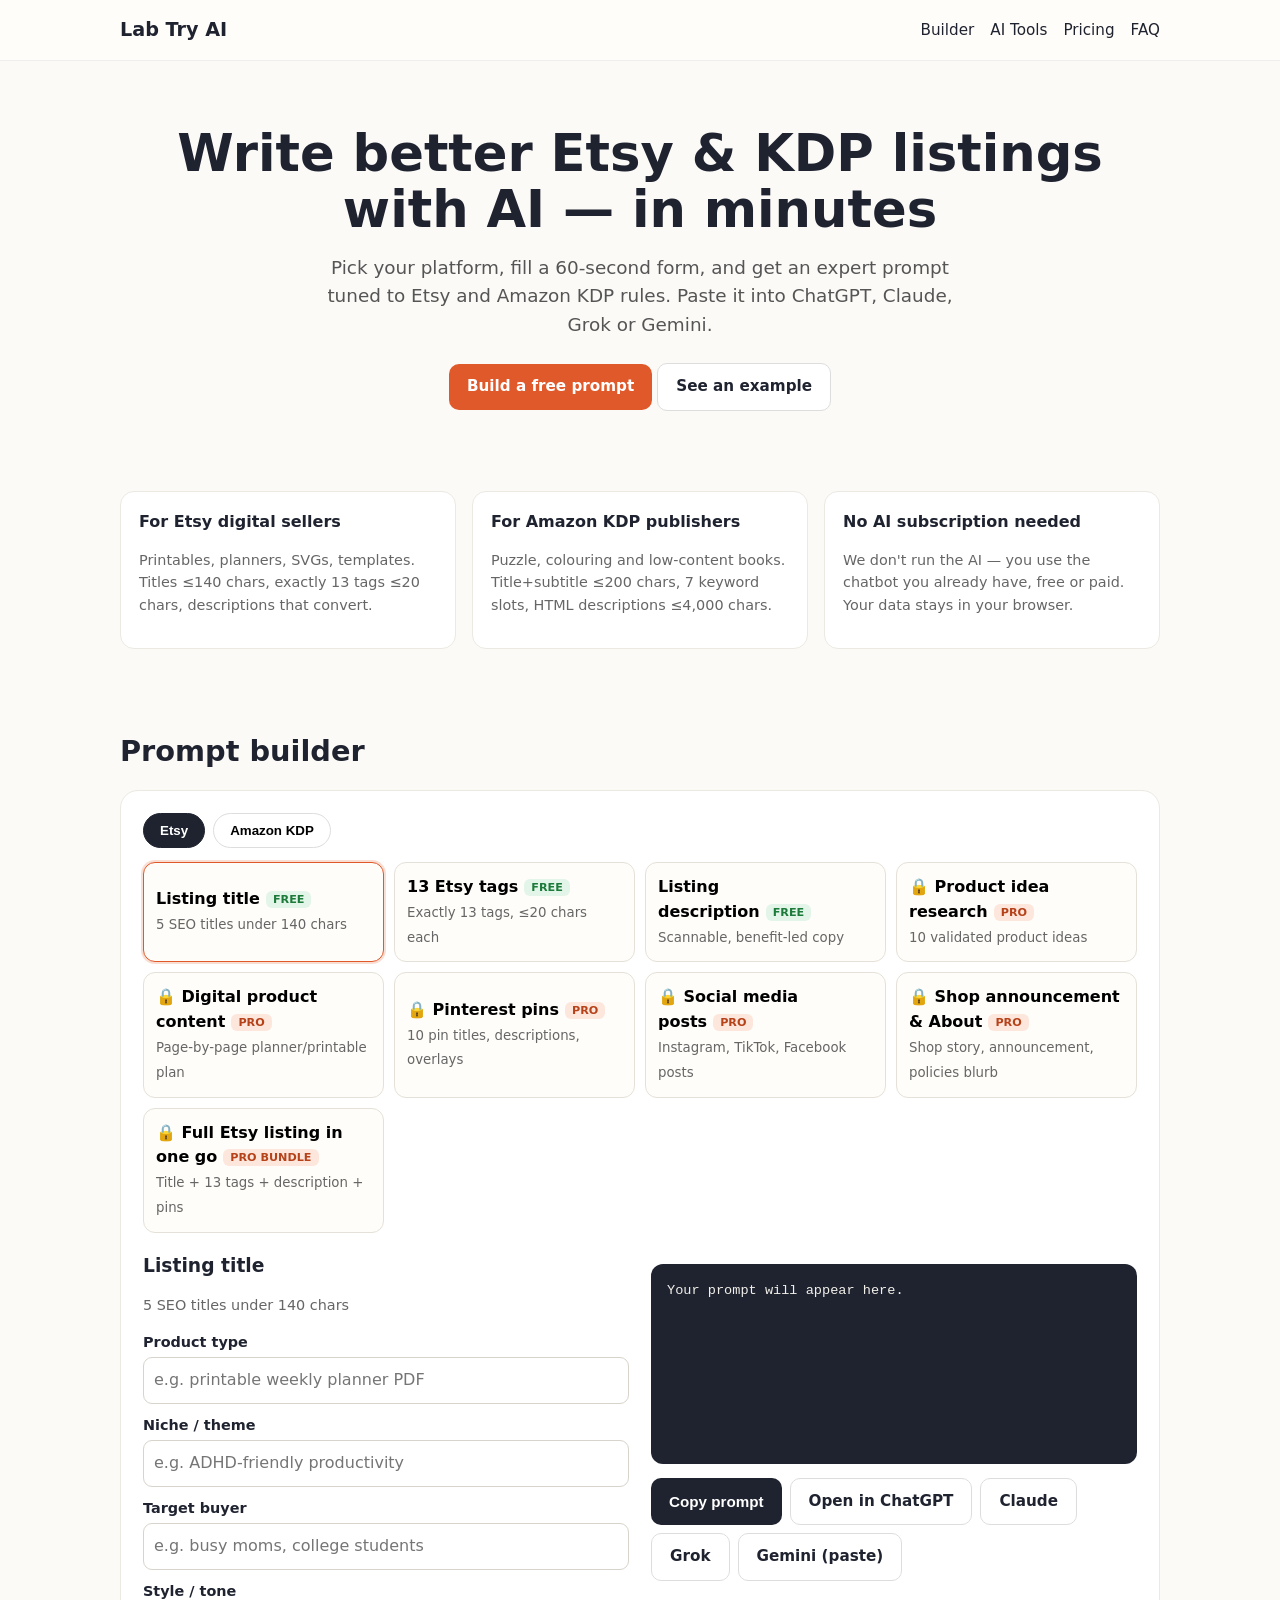
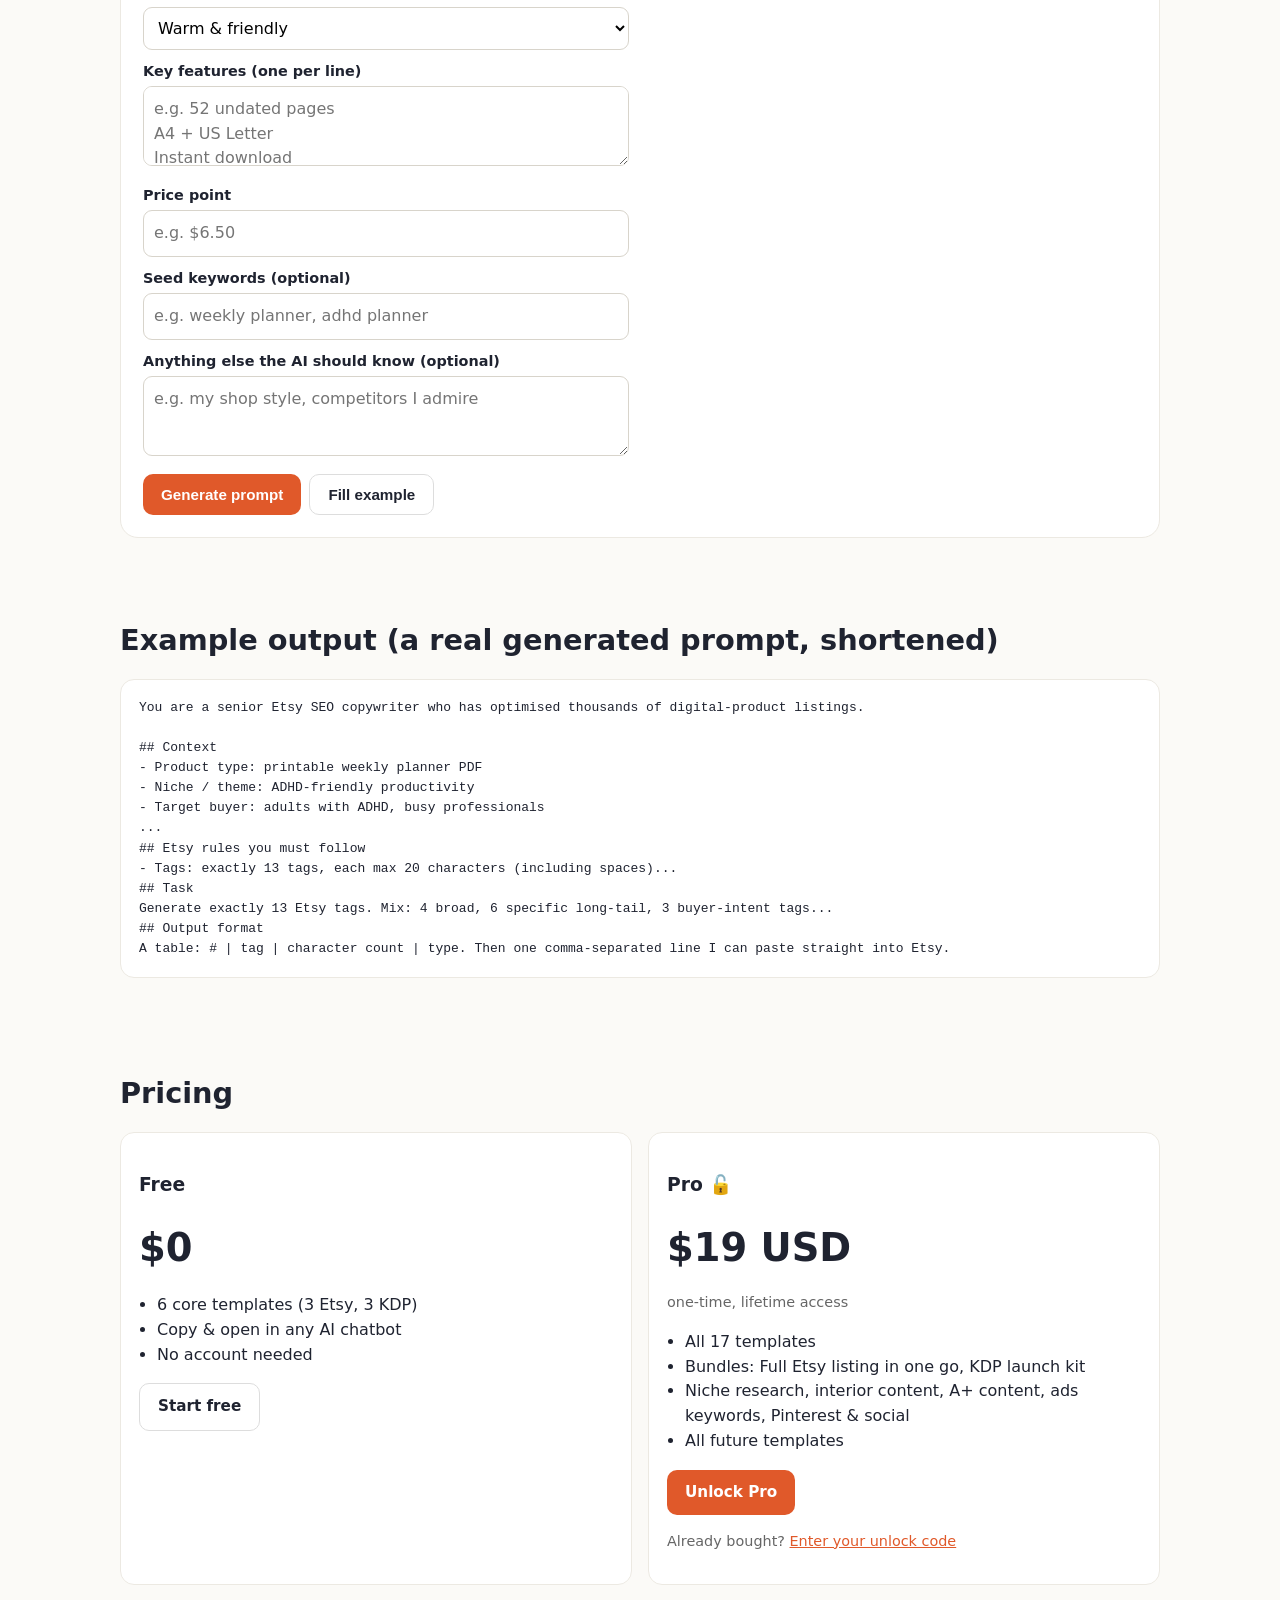
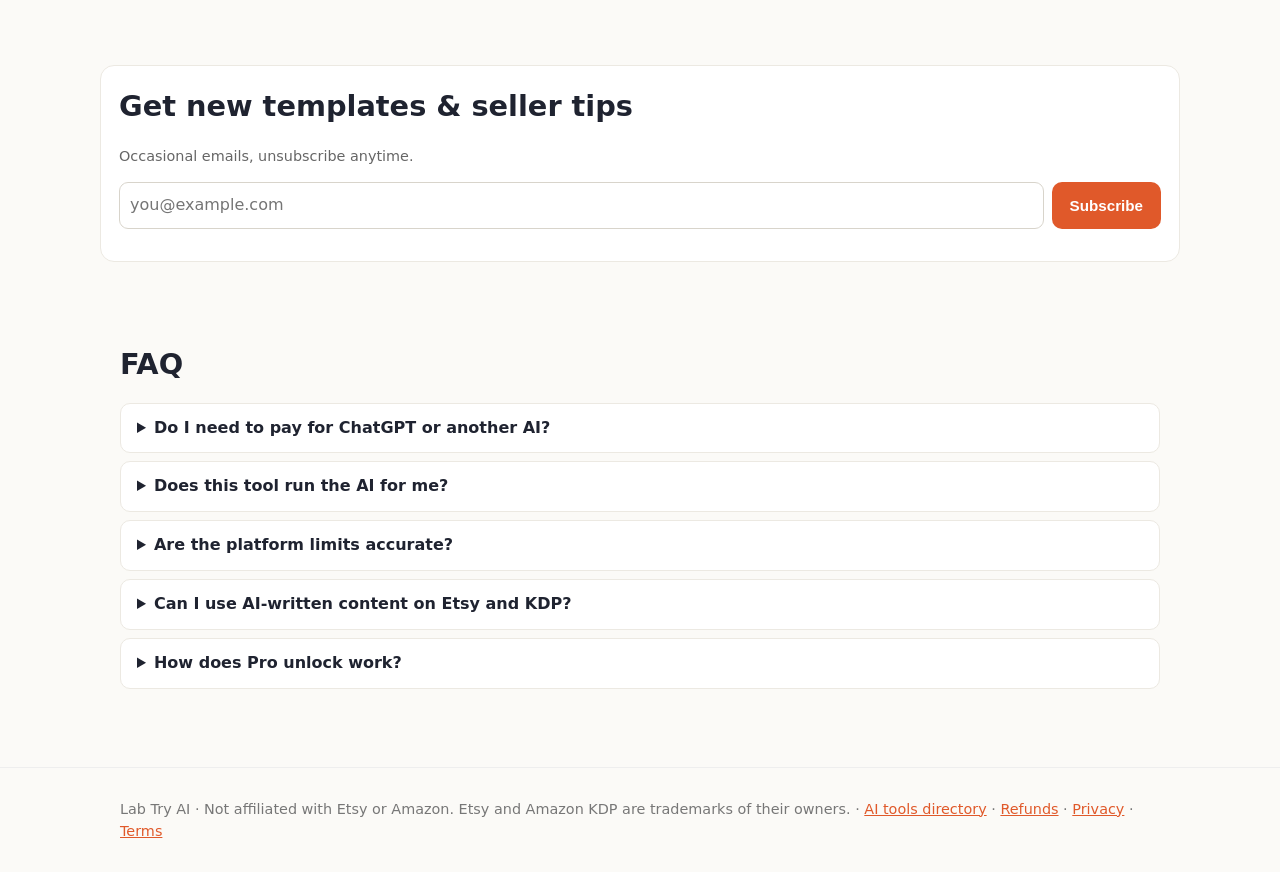
<file: index.html>
<!doctype html><html lang="en"><head><meta charset="utf-8"><meta name="viewport" content="width=device-width,initial-scale=1">
<title>Lab Try AI — AI Prompt Builder for Etsy & Amazon KDP Sellers</title>
<meta name="description" content="Build expert AI prompts for Etsy listing titles, 13 tags, descriptions and Amazon KDP titles, keywords and book descriptions. Tuned to platform limits. Works with ChatGPT, Claude, Grok and Gemini.">
<meta property="og:title" content="Lab Try AI — AI Prompt Builder for Etsy & KDP Sellers"><meta property="og:description" content="Fill a short form, get a polished prompt tuned to Etsy and KDP rules. Paste into any AI chatbot."><meta property="og:type" content="website"><meta property="og:url" content="https://labtryai.com/"><meta property="og:image" content="https://labtryai.com/og.png"><meta name="twitter:card" content="summary_large_image">
<link rel="canonical" href="https://labtryai.com/"><link rel="icon" href="favicon.svg"><link rel="stylesheet" href="styles.css">
<script src="config.js"></script><script src="templates.js"></script></head><body>
<header><div class="wrap"><nav><a class="logo" href="index.html" data-brand>Lab Try AI</a><div class="links"><a href="#builder">Builder</a><a href="tools.html">AI Tools</a><a class="hide-m" href="#pricing">Pricing</a><a class="hide-m" href="#faq">FAQ</a></div></nav></div></header>
<main>
<section class="hero"><div class="wrap"><h1>Write better Etsy & KDP listings with AI — in minutes</h1>
<p>Pick your platform, fill a 60-second form, and get an expert prompt tuned to Etsy and Amazon KDP rules. Paste it into ChatGPT, Claude, Grok or Gemini.</p>
<a class="btn btn-p" href="#builder">Build a free prompt</a> <a class="btn btn-s" href="#example">See an example</a></div></section>
<section><div class="wrap grid">
<div class="card"><b>For Etsy digital sellers</b><p class="muted">Printables, planners, SVGs, templates. Titles ≤140 chars, exactly 13 tags ≤20 chars, descriptions that convert.</p></div>
<div class="card"><b>For Amazon KDP publishers</b><p class="muted">Puzzle, colouring and low-content books. Title+subtitle ≤200 chars, 7 keyword slots, HTML descriptions ≤4,000 chars.</p></div>
<div class="card"><b>No AI subscription needed</b><p class="muted">We don't run the AI — you use the chatbot you already have, free or paid. Your data stays in your browser.</p></div>
</div></section>
<section id="builder"><div class="wrap"><h2>Prompt builder</h2><div class="builder">
<div class="steps" id="plat"><button class="pill on" data-p="etsy">Etsy</button><button class="pill" data-p="kdp">Amazon KDP</button></div>
<div class="tpls" id="tpls"></div>
<div class="cols"><div><h3 id="tname" style="margin:0"></h3><p class="muted" id="tdesc"></p><form id="form"></form>
<div class="actions"><button class="btn btn-p" id="gen" type="button">Generate prompt</button><button class="btn btn-s" id="ex" type="button">Fill example</button></div></div>
<div><div id="outwrap"><pre id="out">Your prompt will appear here.</pre>
<div class="actions"><button class="btn btn-d" id="copy">Copy prompt</button><a class="btn btn-s" id="o-gpt" target="_blank" rel="noopener">Open in ChatGPT</a><a class="btn btn-s" id="o-claude" target="_blank" rel="noopener">Claude</a><a class="btn btn-s" id="o-grok" target="_blank" rel="noopener">Grok</a><a class="btn btn-s" href="https://gemini.google.com/app" target="_blank" rel="noopener" id="o-gem">Gemini (paste)</a></div>
<p class="muted" id="count"></p></div></div></div></div></div></section>
<section id="example"><div class="wrap"><h2>Example output (a real generated prompt, shortened)</h2><pre style="white-space:pre-wrap" class="card">You are a senior Etsy SEO copywriter who has optimised thousands of digital-product listings.

## Context
- Product type: printable weekly planner PDF
- Niche / theme: ADHD-friendly productivity
- Target buyer: adults with ADHD, busy professionals
...
## Etsy rules you must follow
- Tags: exactly 13 tags, each max 20 characters (including spaces)...
## Task
Generate exactly 13 Etsy tags. Mix: 4 broad, 6 specific long-tail, 3 buyer-intent tags...
## Output format
A table: # | tag | character count | type. Then one comma-separated line I can paste straight into Etsy.</pre></div></section>
<section id="pricing" class="pricing"><div class="wrap"><h2>Pricing</h2><div class="grid">
<div class="card"><h3>Free</h3><div class="price">$0</div><ul><li>6 core templates (3 Etsy, 3 KDP)</li><li>Copy & open in any AI chatbot</li><li>No account needed</li></ul><a class="btn btn-s" href="#builder">Start free</a></div>
<div class="card"><h3>Pro 🔓</h3><div class="price" data-price>$19 USD</div><p class="muted" data-pricenote>one-time</p><ul><li>All 17 templates</li><li>Bundles: Full Etsy listing in one go, KDP launch kit</li><li>Niche research, interior content, A+ content, ads keywords, Pinterest & social</li><li>All future templates</li></ul>
<a class="btn btn-p" data-pay target="_blank" rel="noopener">Unlock Pro</a><p class="muted">Already bought? <a href="#" id="havecode">Enter your unlock code</a></p></div></div></div></section>
<section><div class="wrap card"><h2>Get new templates & seller tips</h2><p class="muted">Occasional emails, unsubscribe anytime.</p><form id="email" style="display:flex;gap:8px;flex-wrap:wrap"><input type="email" required placeholder="you@example.com" style="flex:1;min-width:200px"><button class="btn btn-p">Subscribe</button></form><p class="muted" id="emailmsg"></p></div></section>
<section id="faq"><div class="wrap"><h2>FAQ</h2>
<details><summary>Do I need to pay for ChatGPT or another AI?</summary><p>No. The prompts work with free tiers of ChatGPT, Claude, Grok and Gemini. Paid tiers usually give longer, better answers.</p></details>
<details><summary>Does this tool run the AI for me?</summary><p>No — it builds the prompt. You paste it into your AI of choice. That keeps it fast, private and cheap.</p></details>
<details><summary>Are the platform limits accurate?</summary><p>Prompts follow Etsy's 140-character titles and 13 tags of up to 20 characters, and KDP's 200-character title+subtitle, 7 keyword slots (50 characters each) and 4,000-character description limit. Always double-check AI output before publishing — AI can miscount.</p></details>
<details><summary>Can I use AI-written content on Etsy and KDP?</summary><p>Both allow it with conditions: KDP asks you to disclose AI-generated content when publishing, and Etsy requires you to be transparent about how items are made. Check each platform's current policy.</p></details>
<details><summary>How does Pro unlock work?</summary><p>After paying, your receipt includes a licence key. Click “Enter your unlock code”, paste it, and Pro templates unlock in this browser. Refunds within 14 days, no questions asked — see the <a href="refund.html">refund policy</a>.</p></details>
</div></section></main>
<footer><div class="wrap"><span data-brand>Lab Try AI</span> · Not affiliated with Etsy or Amazon. Etsy and Amazon KDP are trademarks of their owners. · <a href="tools.html">AI tools directory</a> · <a href="refund.html">Refunds</a> · <a href="privacy.html">Privacy</a> · <a href="terms.html">Terms</a></div></footer>
<div class="toast" id="toast"></div><script src="app.js"></script></body></html>
</file>
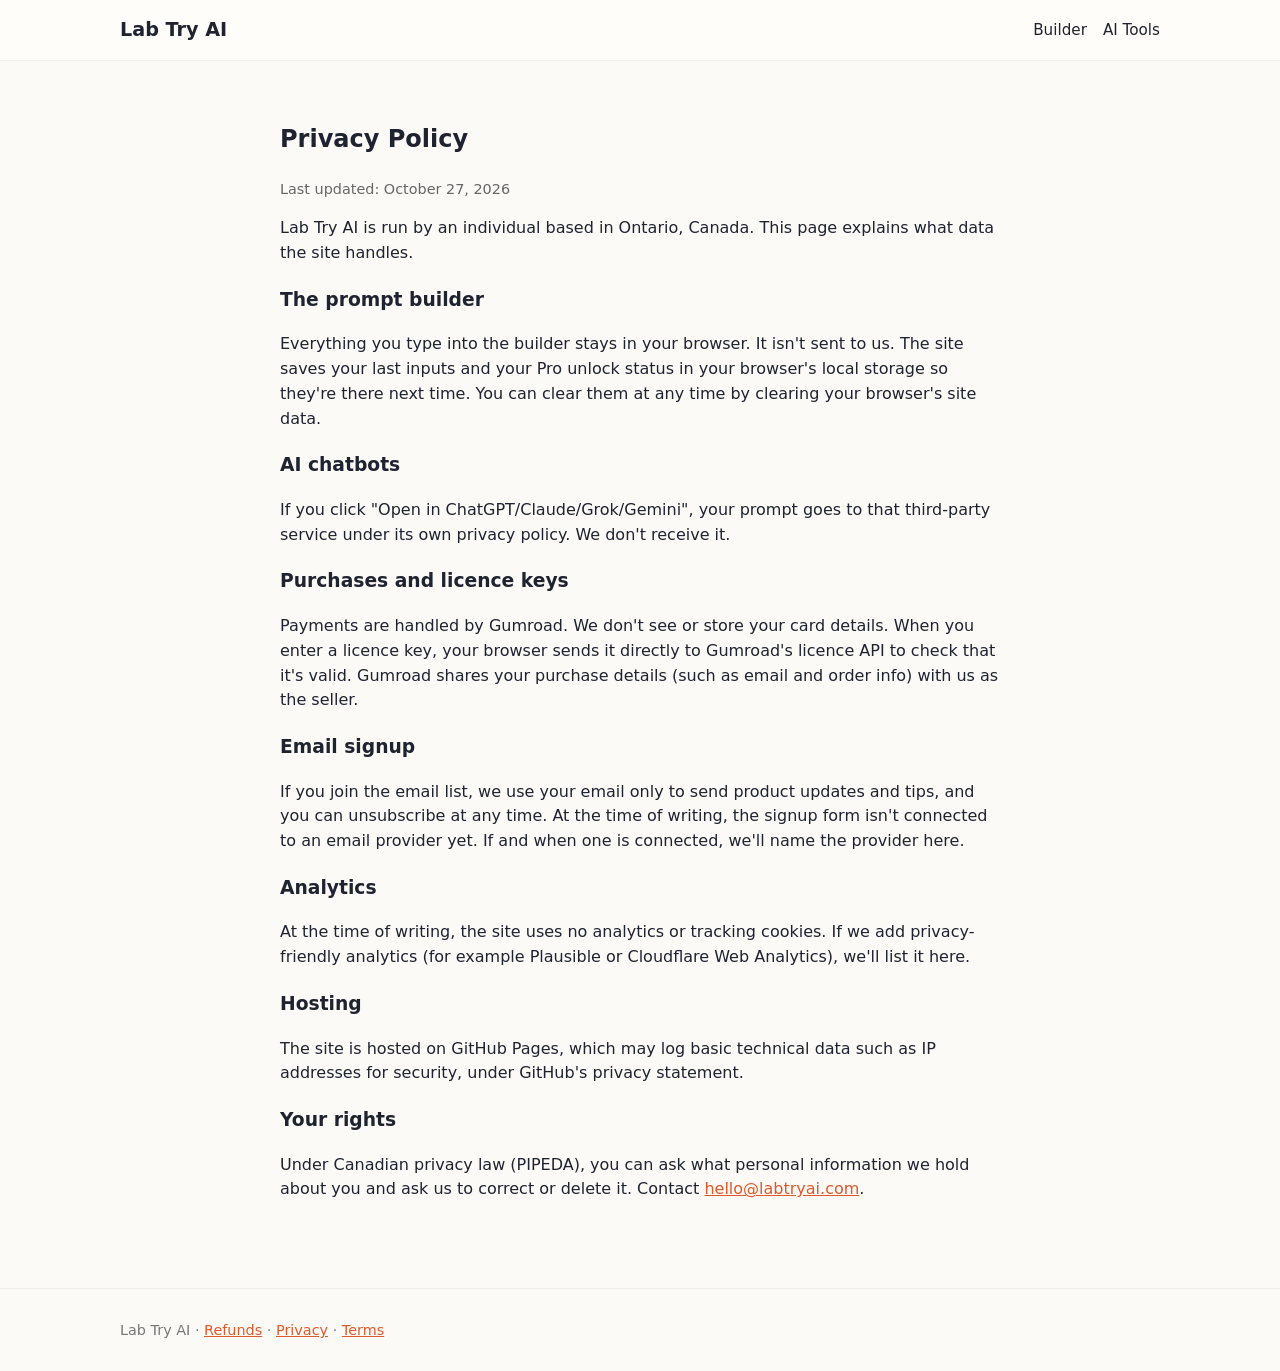
<file: privacy.html>
<!doctype html><html lang="en"><head><meta charset="utf-8"><meta name="viewport" content="width=device-width,initial-scale=1">
<title>Privacy Policy — Lab Try AI</title><meta name="description" content="Privacy Policy for Lab Try AI, the AI prompt builder for Etsy and KDP sellers.">
<link rel="canonical" href="https://labtryai.com/privacy.html"><link rel="icon" href="favicon.svg"><link rel="stylesheet" href="styles.css"><script src="config.js"></script></head><body>
<header><div class="wrap"><nav><a class="logo" href="index.html" data-brand>Lab Try AI</a><div class="links"><a href="index.html#builder">Builder</a><a href="tools.html">AI Tools</a></div></nav></div></header>
<main class="wrap" style="max-width:760px"><section><h1>Privacy Policy</h1><p class="muted">Last updated: October 27, 2026</p><p>Lab Try AI is run by an individual based in Ontario, Canada. This page explains what data the site handles.</p>
<h3>The prompt builder</h3><p>Everything you type into the builder stays in your browser. It isn't sent to us. The site saves your last inputs and your Pro unlock status in your browser's local storage so they're there next time. You can clear them at any time by clearing your browser's site data.</p>
<h3>AI chatbots</h3><p>If you click "Open in ChatGPT/Claude/Grok/Gemini", your prompt goes to that third-party service under its own privacy policy. We don't receive it.</p>
<h3>Purchases and licence keys</h3><p>Payments are handled by Gumroad. We don't see or store your card details. When you enter a licence key, your browser sends it directly to Gumroad's licence API to check that it's valid. Gumroad shares your purchase details (such as email and order info) with us as the seller.</p>
<h3>Email signup</h3><p>If you join the email list, we use your email only to send product updates and tips, and you can unsubscribe at any time. At the time of writing, the signup form isn't connected to an email provider yet. If and when one is connected, we'll name the provider here.</p>
<h3>Analytics</h3><p>At the time of writing, the site uses no analytics or tracking cookies. If we add privacy-friendly analytics (for example Plausible or Cloudflare Web Analytics), we'll list it here.</p>
<h3>Hosting</h3><p>The site is hosted on GitHub Pages, which may log basic technical data such as IP addresses for security, under GitHub's privacy statement.</p>
<h3>Your rights</h3><p>Under Canadian privacy law (PIPEDA), you can ask what personal information we hold about you and ask us to correct or delete it. Contact <a data-email href="#">our contact email</a>.</p></section></main>
<footer><div class="wrap"><span data-brand>Lab Try AI</span> · <a href="refund.html">Refunds</a> · <a href="privacy.html">Privacy</a> · <a href="terms.html">Terms</a></div></footer>
<script>document.querySelectorAll("[data-brand]").forEach(e=>e.textContent=APP_CONFIG.BRAND_NAME);document.querySelectorAll("[data-email]").forEach(e=>{e.textContent=APP_CONFIG.CONTACT_EMAIL;e.href="mailto:"+APP_CONFIG.CONTACT_EMAIL});</script></body></html>
</file>
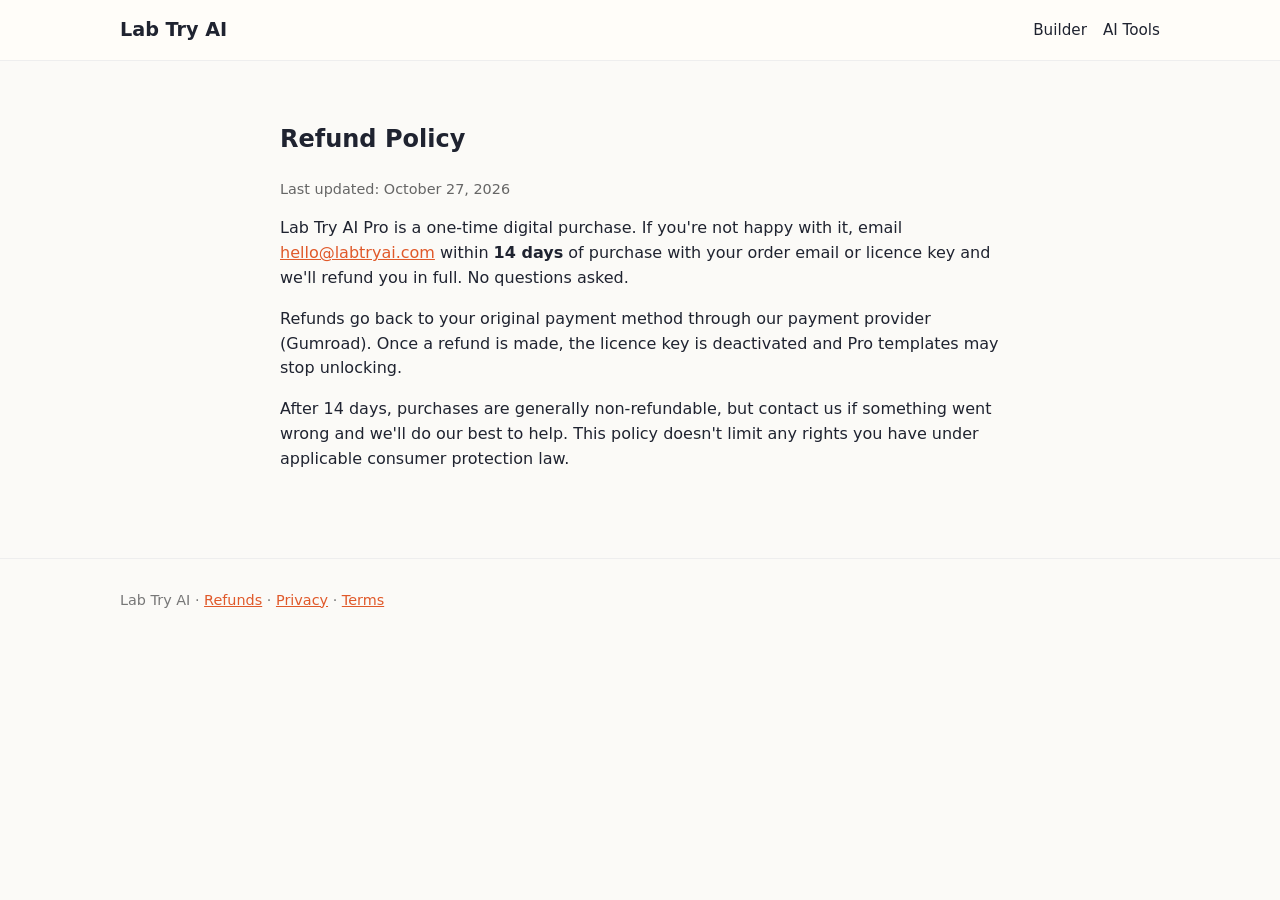
<file: refund.html>
<!doctype html><html lang="en"><head><meta charset="utf-8"><meta name="viewport" content="width=device-width,initial-scale=1">
<title>Refund Policy — Lab Try AI</title><meta name="description" content="Refund Policy for Lab Try AI, the AI prompt builder for Etsy and KDP sellers.">
<link rel="canonical" href="https://labtryai.com/refund.html"><link rel="icon" href="favicon.svg"><link rel="stylesheet" href="styles.css"><script src="config.js"></script></head><body>
<header><div class="wrap"><nav><a class="logo" href="index.html" data-brand>Lab Try AI</a><div class="links"><a href="index.html#builder">Builder</a><a href="tools.html">AI Tools</a></div></nav></div></header>
<main class="wrap" style="max-width:760px"><section><h1>Refund Policy</h1><p class="muted">Last updated: October 27, 2026</p><p>Lab Try AI Pro is a one-time digital purchase. If you're not happy with it, email <a data-email href="#">our contact email</a> within <b>14 days</b> of purchase with your order email or licence key and we'll refund you in full. No questions asked.</p>
<p>Refunds go back to your original payment method through our payment provider (Gumroad). Once a refund is made, the licence key is deactivated and Pro templates may stop unlocking.</p>
<p>After 14 days, purchases are generally non-refundable, but contact us if something went wrong and we'll do our best to help. This policy doesn't limit any rights you have under applicable consumer protection law.</p></section></main>
<footer><div class="wrap"><span data-brand>Lab Try AI</span> · <a href="refund.html">Refunds</a> · <a href="privacy.html">Privacy</a> · <a href="terms.html">Terms</a></div></footer>
<script>document.querySelectorAll("[data-brand]").forEach(e=>e.textContent=APP_CONFIG.BRAND_NAME);document.querySelectorAll("[data-email]").forEach(e=>{e.textContent=APP_CONFIG.CONTACT_EMAIL;e.href="mailto:"+APP_CONFIG.CONTACT_EMAIL});</script></body></html>
</file>
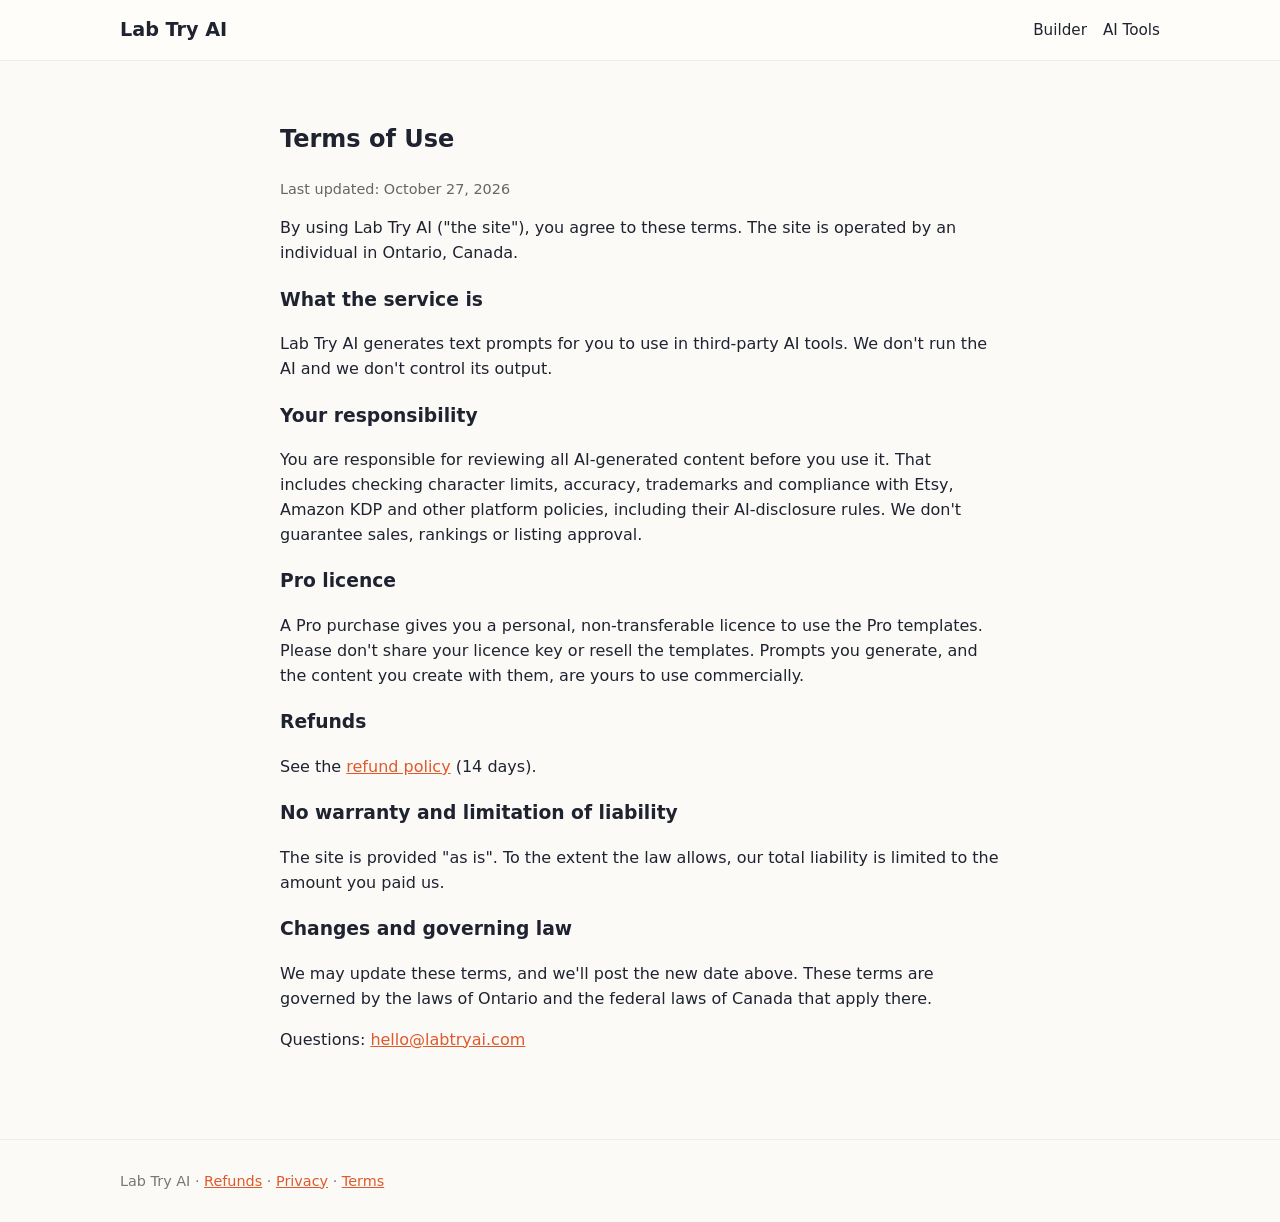
<file: terms.html>
<!doctype html><html lang="en"><head><meta charset="utf-8"><meta name="viewport" content="width=device-width,initial-scale=1">
<title>Terms of Use — Lab Try AI</title><meta name="description" content="Terms of Use for Lab Try AI, the AI prompt builder for Etsy and KDP sellers.">
<link rel="canonical" href="https://labtryai.com/terms.html"><link rel="icon" href="favicon.svg"><link rel="stylesheet" href="styles.css"><script src="config.js"></script></head><body>
<header><div class="wrap"><nav><a class="logo" href="index.html" data-brand>Lab Try AI</a><div class="links"><a href="index.html#builder">Builder</a><a href="tools.html">AI Tools</a></div></nav></div></header>
<main class="wrap" style="max-width:760px"><section><h1>Terms of Use</h1><p class="muted">Last updated: October 27, 2026</p><p>By using Lab Try AI ("the site"), you agree to these terms. The site is operated by an individual in Ontario, Canada.</p>
<h3>What the service is</h3><p>Lab Try AI generates text prompts for you to use in third-party AI tools. We don't run the AI and we don't control its output.</p>
<h3>Your responsibility</h3><p>You are responsible for reviewing all AI-generated content before you use it. That includes checking character limits, accuracy, trademarks and compliance with Etsy, Amazon KDP and other platform policies, including their AI-disclosure rules. We don't guarantee sales, rankings or listing approval.</p>
<h3>Pro licence</h3><p>A Pro purchase gives you a personal, non-transferable licence to use the Pro templates. Please don't share your licence key or resell the templates. Prompts you generate, and the content you create with them, are yours to use commercially.</p>
<h3>Refunds</h3><p>See the <a href="refund.html">refund policy</a> (14 days).</p>
<h3>No warranty and limitation of liability</h3><p>The site is provided "as is". To the extent the law allows, our total liability is limited to the amount you paid us.</p>
<h3>Changes and governing law</h3><p>We may update these terms, and we'll post the new date above. These terms are governed by the laws of Ontario and the federal laws of Canada that apply there.</p>
<p>Questions: <a data-email href="#">our contact email</a></p></section></main>
<footer><div class="wrap"><span data-brand>Lab Try AI</span> · <a href="refund.html">Refunds</a> · <a href="privacy.html">Privacy</a> · <a href="terms.html">Terms</a></div></footer>
<script>document.querySelectorAll("[data-brand]").forEach(e=>e.textContent=APP_CONFIG.BRAND_NAME);document.querySelectorAll("[data-email]").forEach(e=>{e.textContent=APP_CONFIG.CONTACT_EMAIL;e.href="mailto:"+APP_CONFIG.CONTACT_EMAIL});</script></body></html>
</file>
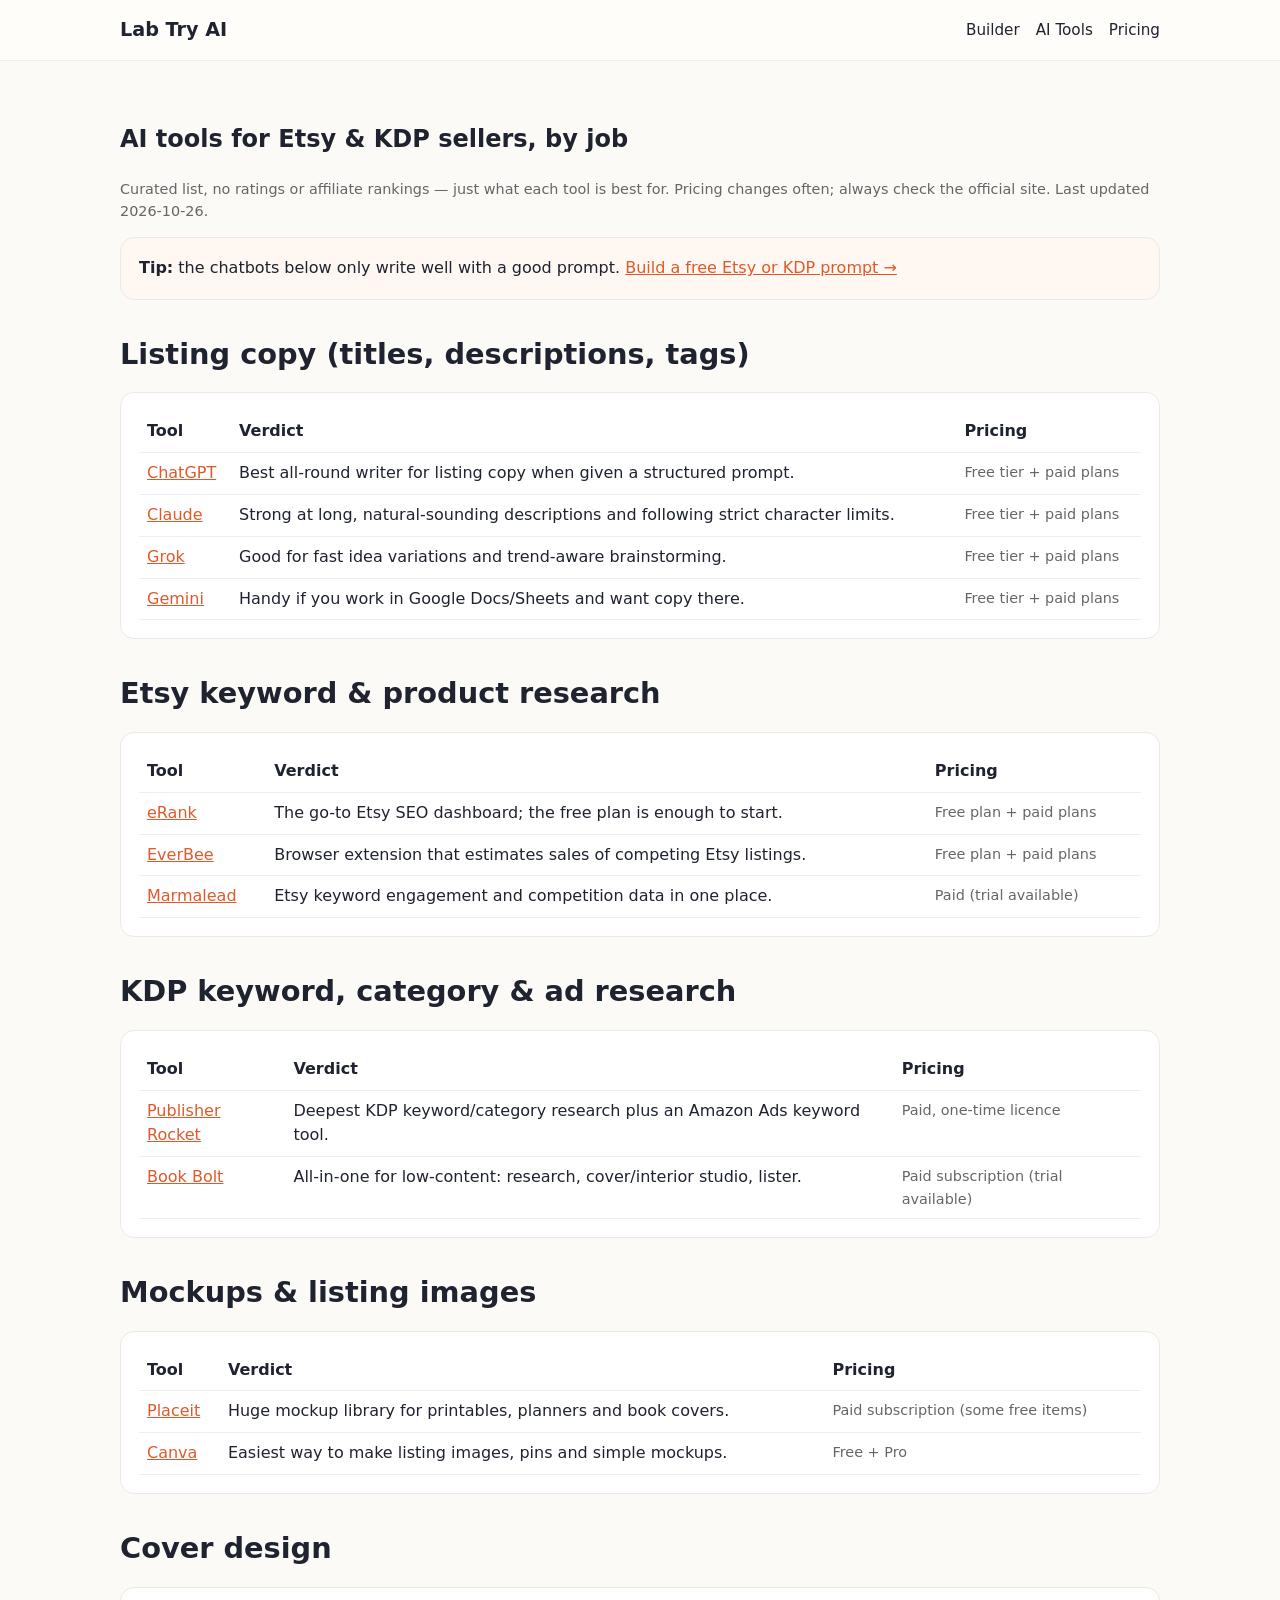
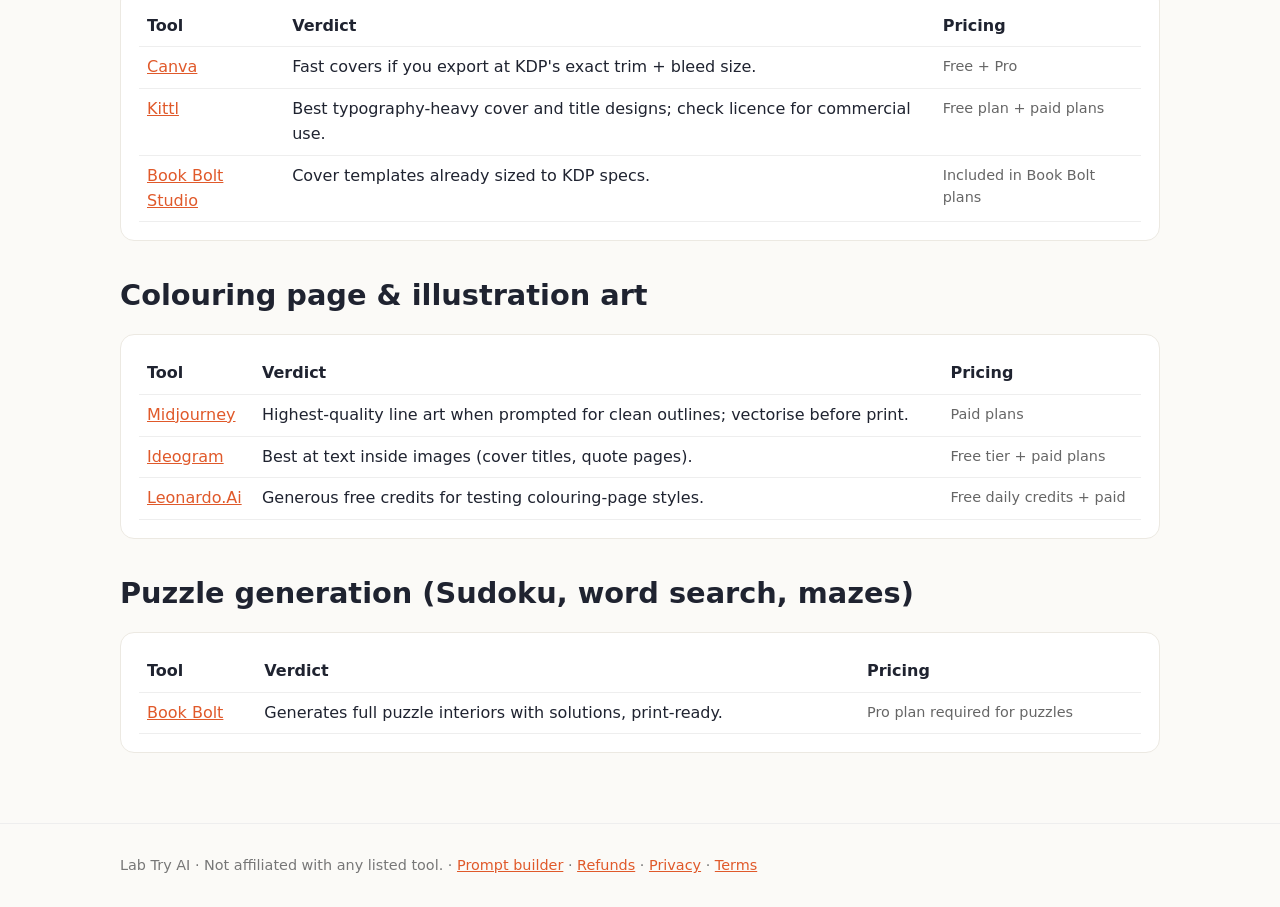
<file: tools.html>
<!doctype html><html lang="en"><head><meta charset="utf-8"><meta name="viewport" content="width=device-width,initial-scale=1">
<title>Best AI Tools for Etsy & KDP Sellers, by Job (2026) — Lab Try AI</title>
<meta name="description" content="A curated, no-hype directory of real AI tools for Etsy and Amazon KDP sellers, grouped by job: listing copy, keyword research, mockups, covers, colouring page art and puzzle generation.">
<meta property="og:title" content="AI Tools for Etsy & KDP Sellers, Ranked by Job"><meta property="og:description" content="Real tools, official links, honest one-line verdicts. No fake ratings."><meta property="og:type" content="article"><meta property="og:url" content="https://labtryai.com/tools.html">
<link rel="canonical" href="https://labtryai.com/tools.html"><link rel="icon" href="favicon.svg"><link rel="stylesheet" href="styles.css"><script src="config.js"></script></head><body>
<header><div class="wrap"><nav><a class="logo" href="index.html" data-brand>Lab Try AI</a><div class="links"><a href="index.html#builder">Builder</a><a href="tools.html">AI Tools</a><a class="hide-m" href="index.html#pricing">Pricing</a></div></nav></div></header>
<main class="wrap"><section><h1>AI tools for Etsy & KDP sellers, by job</h1><p class="muted">Curated list, no ratings or affiliate rankings — just what each tool is best for. Pricing changes often; always check the official site. <span id="upd"></span></p>
<div class="card" style="background:#fff7f2"><b>Tip:</b> the chatbots below only write well with a good prompt. <a href="index.html#builder">Build a free Etsy or KDP prompt →</a></div>
<div id="dir"></div></section></main>
<footer><div class="wrap"><span data-brand>Lab Try AI</span> · Not affiliated with any listed tool. · <a href="index.html">Prompt builder</a> · <a href="refund.html">Refunds</a> · <a href="privacy.html">Privacy</a> · <a href="terms.html">Terms</a></div></footer>
<script>
document.querySelectorAll("[data-brand]").forEach(e=>e.textContent=APP_CONFIG.BRAND_NAME);
fetch("tools.json").then(r=>r.json()).then(d=>{document.getElementById("upd").textContent="Last updated "+d.updated+".";
const esc=s=>String(s).replace(/[&<>"]/g,c=>({"&":"&amp;","<":"&lt;",">":"&gt;",'"':"&quot;"}[c]));
document.getElementById("dir").innerHTML=d.categories.map(c=>`<h2 style="margin-top:32px">${esc(c.job)}</h2><div class="card"><table><tr><th>Tool</th><th>Verdict</th><th>Pricing</th></tr>${c.tools.map(t=>`<tr><td><a href="${esc(t.url)}" target="_blank" rel="noopener nofollow">${esc(t.name)}</a></td><td>${esc(t.verdict)}</td><td class="muted">${esc(t.pricing)}</td></tr>`).join("")}</table></div>`).join("")});
</script></body></html>
</file>
<file: styles.css>
*{box-sizing:border-box}body{margin:0;font-family:system-ui,-apple-system,Segoe UI,Roboto,sans-serif;color:#1f2330;background:#fbfaf7;line-height:1.55}
a{color:#e0592a}.wrap{max-width:1080px;margin:0 auto;padding:0 20px}
header{position:sticky;top:0;background:#fffdf9ee;backdrop-filter:blur(6px);border-bottom:1px solid #eee;z-index:5}
nav{display:flex;align-items:center;justify-content:space-between;height:60px;gap:12px}.logo{font-weight:800;font-size:1.2rem;color:#1f2330;text-decoration:none}.logo span{color:#e0592a}
nav .links a{margin-left:16px;color:#1f2330;text-decoration:none;font-size:.95rem}
.btn{display:inline-block;border:0;border-radius:10px;padding:11px 18px;font-weight:600;cursor:pointer;text-decoration:none;font-size:.95rem}
.btn-p{background:#e0592a;color:#fff}.btn-s{background:#fff;border:1px solid #ddd;color:#1f2330}.btn-d{background:#1f2330;color:#fff}
.hero{padding:64px 0 40px;text-align:center}.hero h1{font-size:clamp(2rem,5vw,3.2rem);line-height:1.1;margin:0 0 16px}.hero p{font-size:1.15rem;color:#555;max-width:640px;margin:0 auto 24px}
section{padding:40px 0}h2{font-size:1.8rem;margin:0 0 16px}
.grid{display:grid;gap:16px;grid-template-columns:repeat(auto-fit,minmax(230px,1fr))}
.card{background:#fff;border:1px solid #ece9e2;border-radius:14px;padding:18px}
.builder{background:#fff;border:1px solid #ece9e2;border-radius:18px;padding:22px}
.steps{display:flex;gap:8px;flex-wrap:wrap;margin-bottom:14px}.pill{padding:9px 16px;border-radius:999px;border:1px solid #ddd;background:#fff;cursor:pointer;font-weight:600}
.pill.on{background:#1f2330;color:#fff;border-color:#1f2330}
.tpls{display:grid;gap:10px;grid-template-columns:repeat(auto-fill,minmax(200px,1fr));margin:10px 0 18px}
.tpl{text-align:left;border:1px solid #e5e1d8;background:#fffdf9;border-radius:12px;padding:12px;cursor:pointer;font:inherit}
.tpl.on{border-color:#e0592a;box-shadow:0 0 0 2px #e0592a33}.tpl b{display:block}.tpl small{color:#666}
.badge{font-size:.7rem;font-weight:700;padding:2px 7px;border-radius:6px;margin-left:6px;vertical-align:middle}.free{background:#e3f5e8;color:#1c7a3a}.pro{background:#fde7dc;color:#b6421a}
form label{display:block;font-weight:600;font-size:.9rem;margin:10px 0 4px}
input,select,textarea{width:100%;padding:10px;border:1px solid #d8d4cb;border-radius:9px;font:inherit;background:#fff}textarea{min-height:80px}
.cols{display:grid;grid-template-columns:1fr 1fr;gap:22px}@media(max-width:820px){.cols{grid-template-columns:1fr}nav .links a.hide-m{display:none}}
pre#out{white-space:pre-wrap;background:#1f2330;color:#f1efe9;padding:16px;border-radius:12px;max-height:520px;overflow:auto;font-size:.85rem;min-height:200px}
.actions{display:flex;flex-wrap:wrap;gap:8px;margin-top:10px}.muted{color:#666;font-size:.9rem}
.lock{text-align:center;padding:30px;border:2px dashed #e0592a55;border-radius:12px;background:#fff7f2}
.price{font-size:2.4rem;font-weight:800}.pricing .card ul{padding-left:18px}
details{background:#fff;border:1px solid #ece9e2;border-radius:10px;padding:12px 16px;margin-bottom:8px}summary{font-weight:600;cursor:pointer}
footer{padding:30px 0;color:#777;font-size:.9rem;border-top:1px solid #eee;margin-top:30px}
.toast{position:fixed;bottom:20px;left:50%;transform:translateX(-50%);background:#1f2330;color:#fff;padding:10px 18px;border-radius:10px;display:none}
table{width:100%;border-collapse:collapse}td,th{text-align:left;padding:8px;border-bottom:1px solid #eee;vertical-align:top}
</file>
